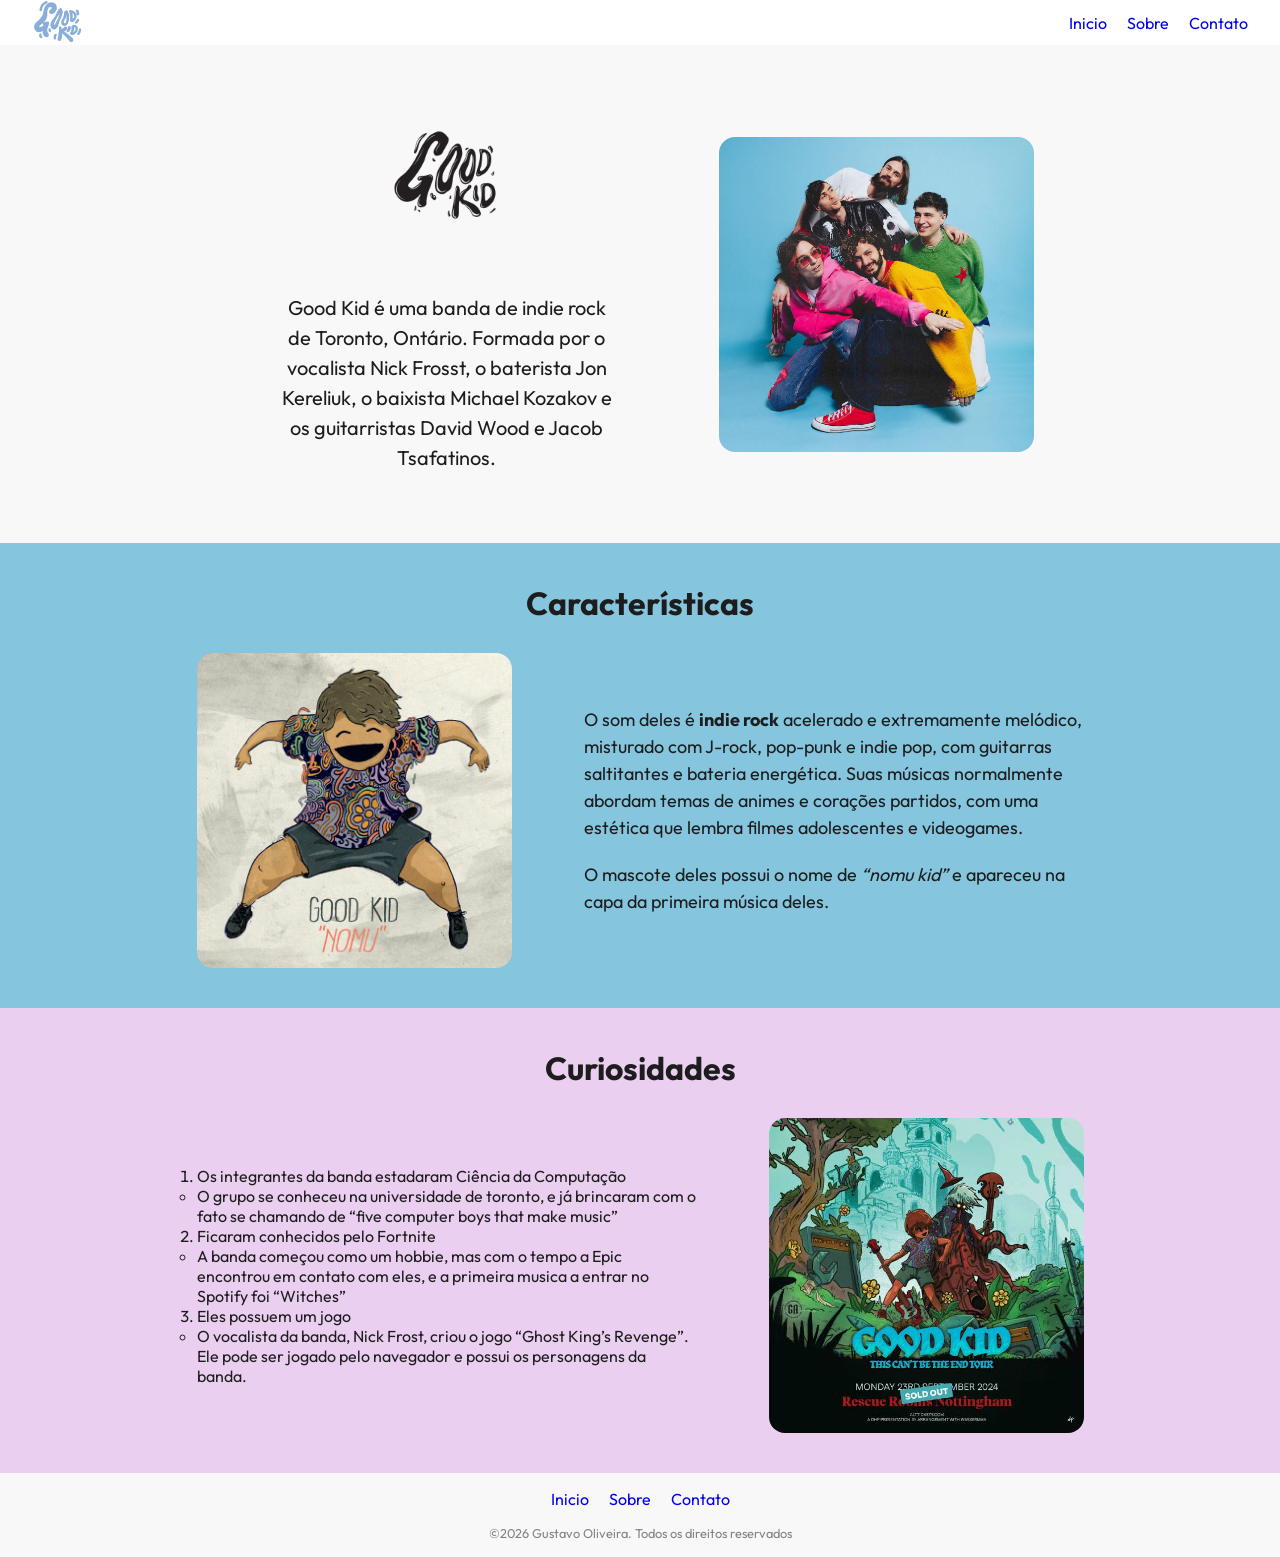
<file: index.html>
<!DOCTYPE html>
<html lang="pt-br">

<head>
    <meta charset="UTF-8">
    <meta name="viewport" content="width=device-width, initial-scale=1.0">
    <meta name="description" content="Site sobre a banda good kid">
    <meta name="author" content="Gustavo Oliveira">
    <link rel="icon" type="image/png" sizes="32x32" href="images/gk.png">
    <link rel="stylesheet" href="style.css">
    <link rel="preconnect" href="https://fonts.googleapis.com">
    <link rel="preconnect" href="https://fonts.gstatic.com" crossorigin>
    <link
        href="https://fonts.googleapis.com/css2?family=Outfit:wght@100..900&family=Poppins:ital,wght@0,100;0,200;0,300;0,400;0,500;0,600;0,700;0,800;0,900;1,100;1,200;1,300;1,400;1,500;1,600;1,700;1,800;1,900&display=swap"
        rel="stylesheet">
    <title>Good kid</title>
</head>

<body>
    <header>
        <a href="index.html"><img src="images/gif.gif" alt="" height="45"></a>
        <nav>
            <ul>
                <li><a href="index.html">Inicio</a></li>
                <li><a href="sobre.html">Sobre</a></li>
                <li><a href="contato.html">Contato</a></li>
            </ul>
        </nav>
    </header>
    <main>
        <section class="inicio">

            <div class="inicio-texto">
                <h1><img src="images/Good Kid.png" alt="Good Kid"></h1>
                <p>Good Kid é uma banda de indie rock de Toronto, Ontário. Formada por o vocalista Nick Frosst, o
                    baterista Jon Kereliuk, o baixista Michael Kozakov e os guitarristas David Wood e Jacob Tsafatinos.
                </p>
            </div>
            <img src="images/Pessoal.jpg" alt="">

        </section>

        <section class="caracteristicas">
            <h2>Características</h2>
            <div class="conteudo">
                <img src="images/Nomu.jfif" alt="Nomu Kid">
                <div class="texto">
                    <p>O som deles é <strong>indie rock</strong> acelerado e extremamente melódico, misturado com
                        J-rock, pop-punk e indie pop, com guitarras saltitantes e bateria energética. Suas músicas
                        normalmente abordam temas de animes e corações partidos, com uma estética que lembra filmes
                        adolescentes e videogames.</p>
                    <p>O mascote deles possui o nome de <em>“nomu kid”</em> e apareceu na capa da primeira música deles.
                    </p>
                </div>
            </div>
        </section>

        <section class="curiosidades">
            <h2>Curiosidades</h2>
            <div class="conteudo">
                <div class="texto">
                    <ol>
                        <li>Os integrantes da banda estadaram Ciência da Computação</li>
                        <ul>
                            <li>O grupo se conheceu na universidade de toronto, e já brincaram com o fato se chamando de
                                “five
                                computer boys that make music”</li>
                        </ul>

                        <li>Ficaram conhecidos pelo Fortnite</li>
                        <ul>
                            <li>A banda começou como um hobbie, mas com o tempo a Epic encontrou em contato com eles, e
                                a
                                primeira musica a entrar no Spotify foi “Witches”</li>
                        </ul>

                        <li>Eles possuem um jogo</li>
                        <ul>
                            <li>O vocalista da banda, Nick Frost, criou o jogo “Ghost King’s Revenge”. Ele pode ser
                                jogado pelo
                                navegador e possui os personagens da banda.
                            </li>
                        </ul>
                </div>
                <img src="images/witches.jpg" alt="" height="350">
            </div>
            </ol>
        </section>
    </main>
    <footer>
        <nav>
            <ul>
                <li><a href="index.html">Inicio</a></li>
                <li><a href="sobre.html">Sobre</a></li>
                <li><a href="contato.html">Contato</a></li>
            </ul>
        </nav>
        <p>©2026 Gustavo Oliveira. Todos os direitos reservados</p>
    </footer>

</body>

</html>
</file>
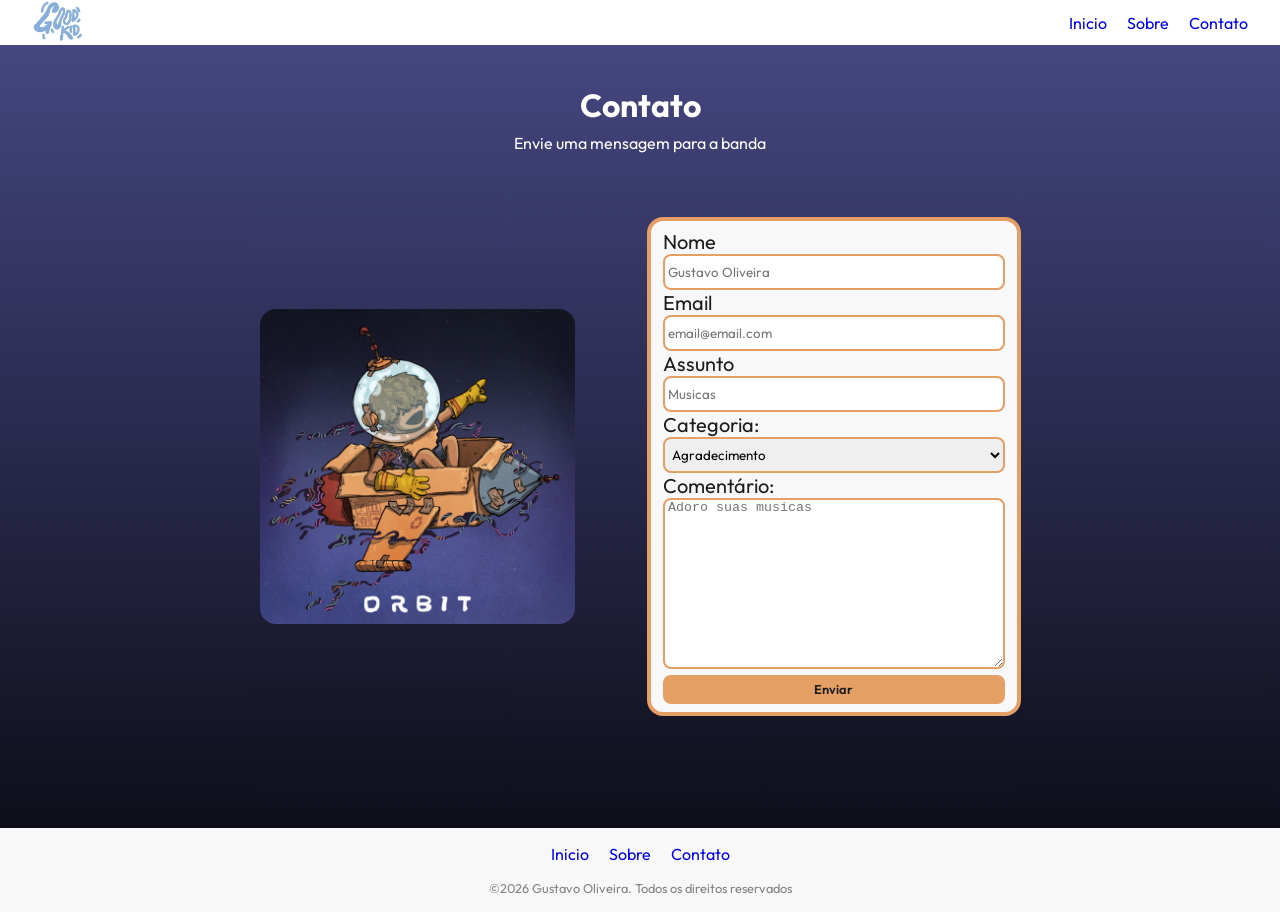
<file: contato.html>
<!DOCTYPE html>
<html lang="pt-br">

<head>
    <meta charset="UTF-8">
    <meta name="viewport" content="width=device-width, initial-scale=1.0">
    <meta name="description" content="Site sobre a banda good kid">
    <meta name="author" content="Gustavo Oliveira">
    <link rel="icon" type="image/png" sizes="32x32" href="images/gk.png">
    <link rel="stylesheet" href="style.css">
    <link rel="preconnect" href="https://fonts.googleapis.com">
    <link rel="preconnect" href="https://fonts.gstatic.com" crossorigin>
    <link
        href="https://fonts.googleapis.com/css2?family=Outfit:wght@100..900&family=Poppins:ital,wght@0,100;0,200;0,300;0,400;0,500;0,600;0,700;0,800;0,900;1,100;1,200;1,300;1,400;1,500;1,600;1,700;1,800;1,900&display=swap"
        rel="stylesheet">
    <title>Contato</title>
</head>

<body>
    <header>
        <a href="index.html"><img src="images/gif.gif" alt="" height="45"></a>
        <nav>
            <ul>
                <li><a href="index.html">Inicio</a></li>
                <li><a href="sobre.html">Sobre</a></li>
                <li><a href="contato.html">Contato</a></li>
            </ul>
        </nav>
    </header>

    <main>
        <section class="contato">
            <div class="titulo">
                <h1>Contato</h1>
                <p>Envie uma mensagem para a banda</p>
            </div>
            <div class="conteudo">
                <img src="images/Orbit.jpg" alt="">
                <div class="texto">
                    <form action="">
                        <label for="nome">Nome</label> <br>
                        <input type="text" id="nome" name="nome" placeholder="Gustavo Oliveira" required><br>

                        <label for="email">Email</label> <br>
                        <input type="email" id="email" name="email" placeholder="email@email.com" required><br>

                        <label for="assunto">Assunto</label> <br>
                        <input type="text" id="assunto" name="assunto" placeholder="Musicas" required><br>

                        <label for="">Categoria:</label><br>
                        <select name="" id="">
                            <option value="agradecimento">Agradecimento</option>
                            <option value="relato">Relato Pessoal</option>
                            <option value="pergunta">Pergunta</option>
                            <option value="mensagem">Mensagem divertida</option>
                            <option value="sugestao">Seguestão</option>
                        </select>
                        <br>
                        <label for="comentario">Comentário:</label> <br>
                        <textarea type="text" id="comentario" name="comentario" rows="11"
                            placeholder="Adoro suas musicas" required></textarea><br>



                        <button type="submit">Enviar</button>
                    </form>
                </div>


            </div>


    </main>

    <footer>
        <nav>
            <ul>
                <li><a href="index.html">Inicio</a></li>
                <li><a href="sobre.html">Sobre</a></li>
                <li><a href="contato.html">Contato</a></li>
            </ul>
        </nav>
        <p>©2026 Gustavo Oliveira. Todos os direitos reservados</p>
    </footer>

</body>

</html>
</file>
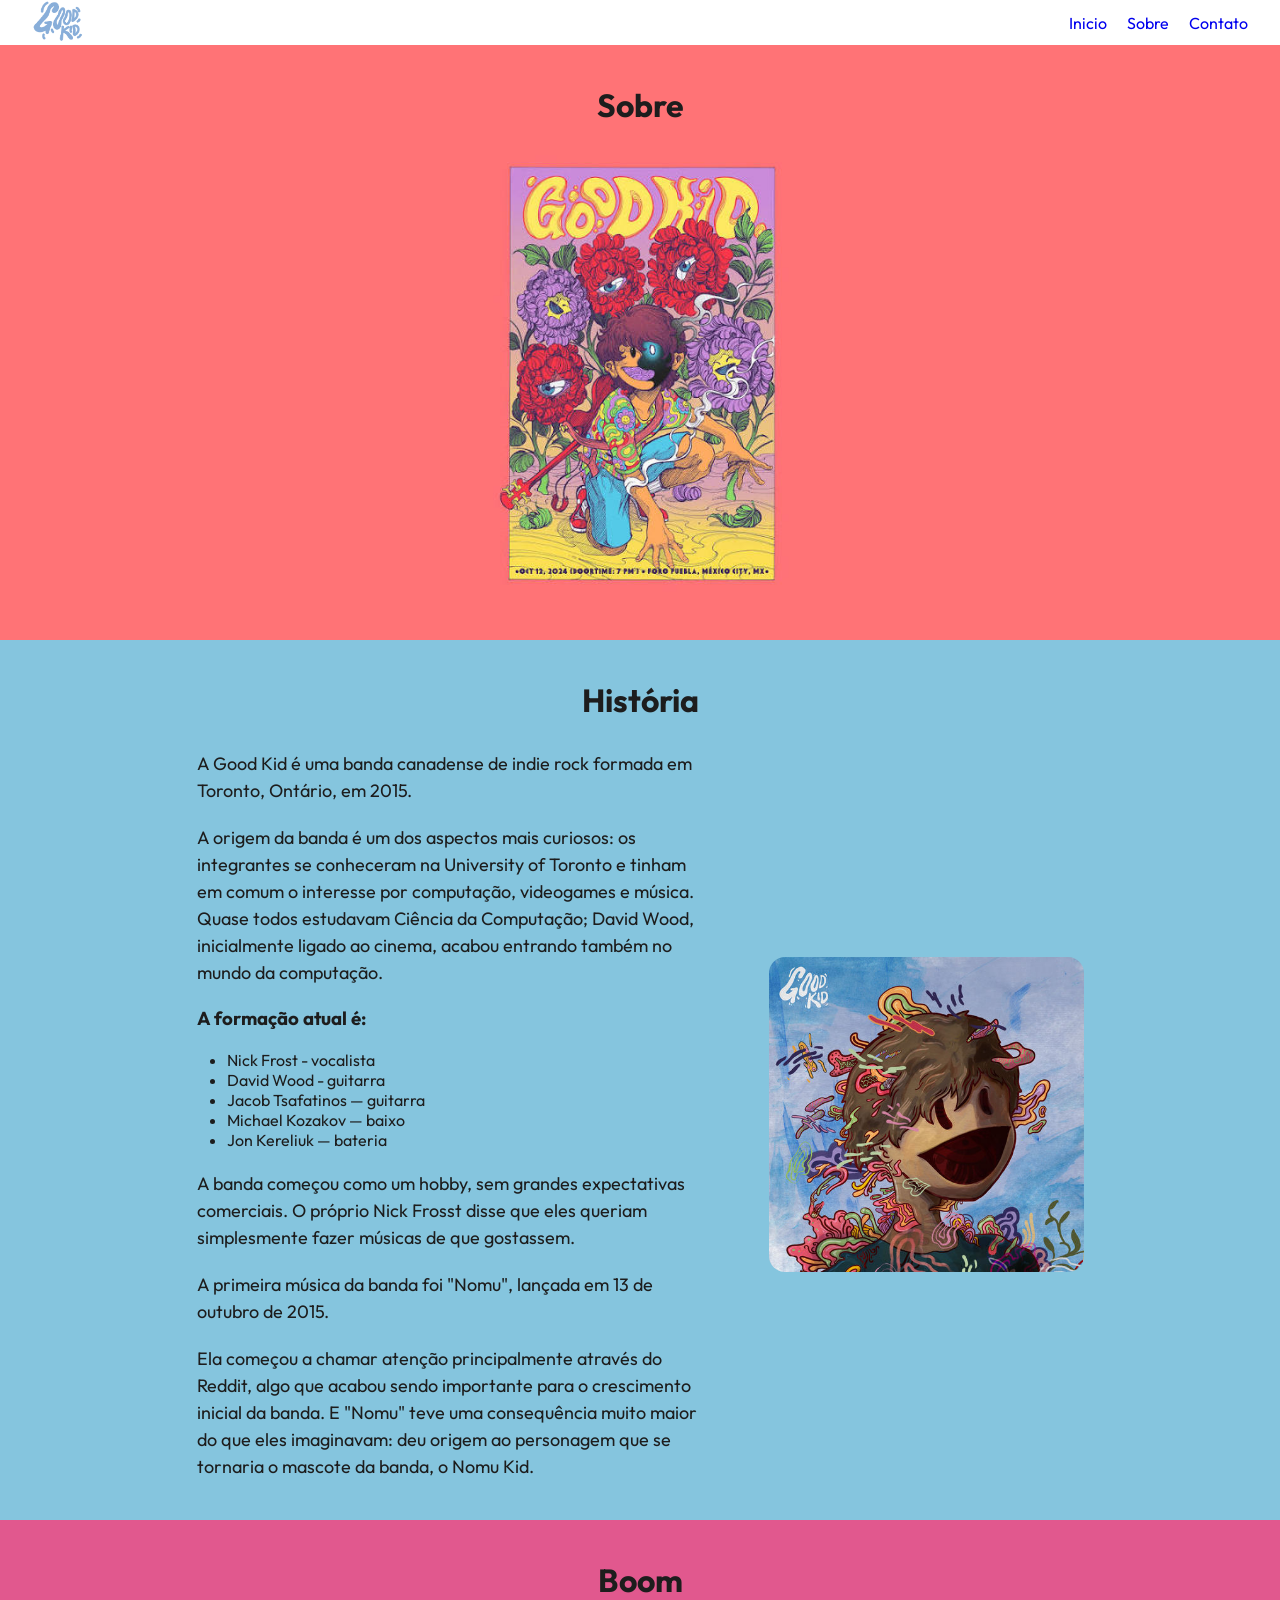
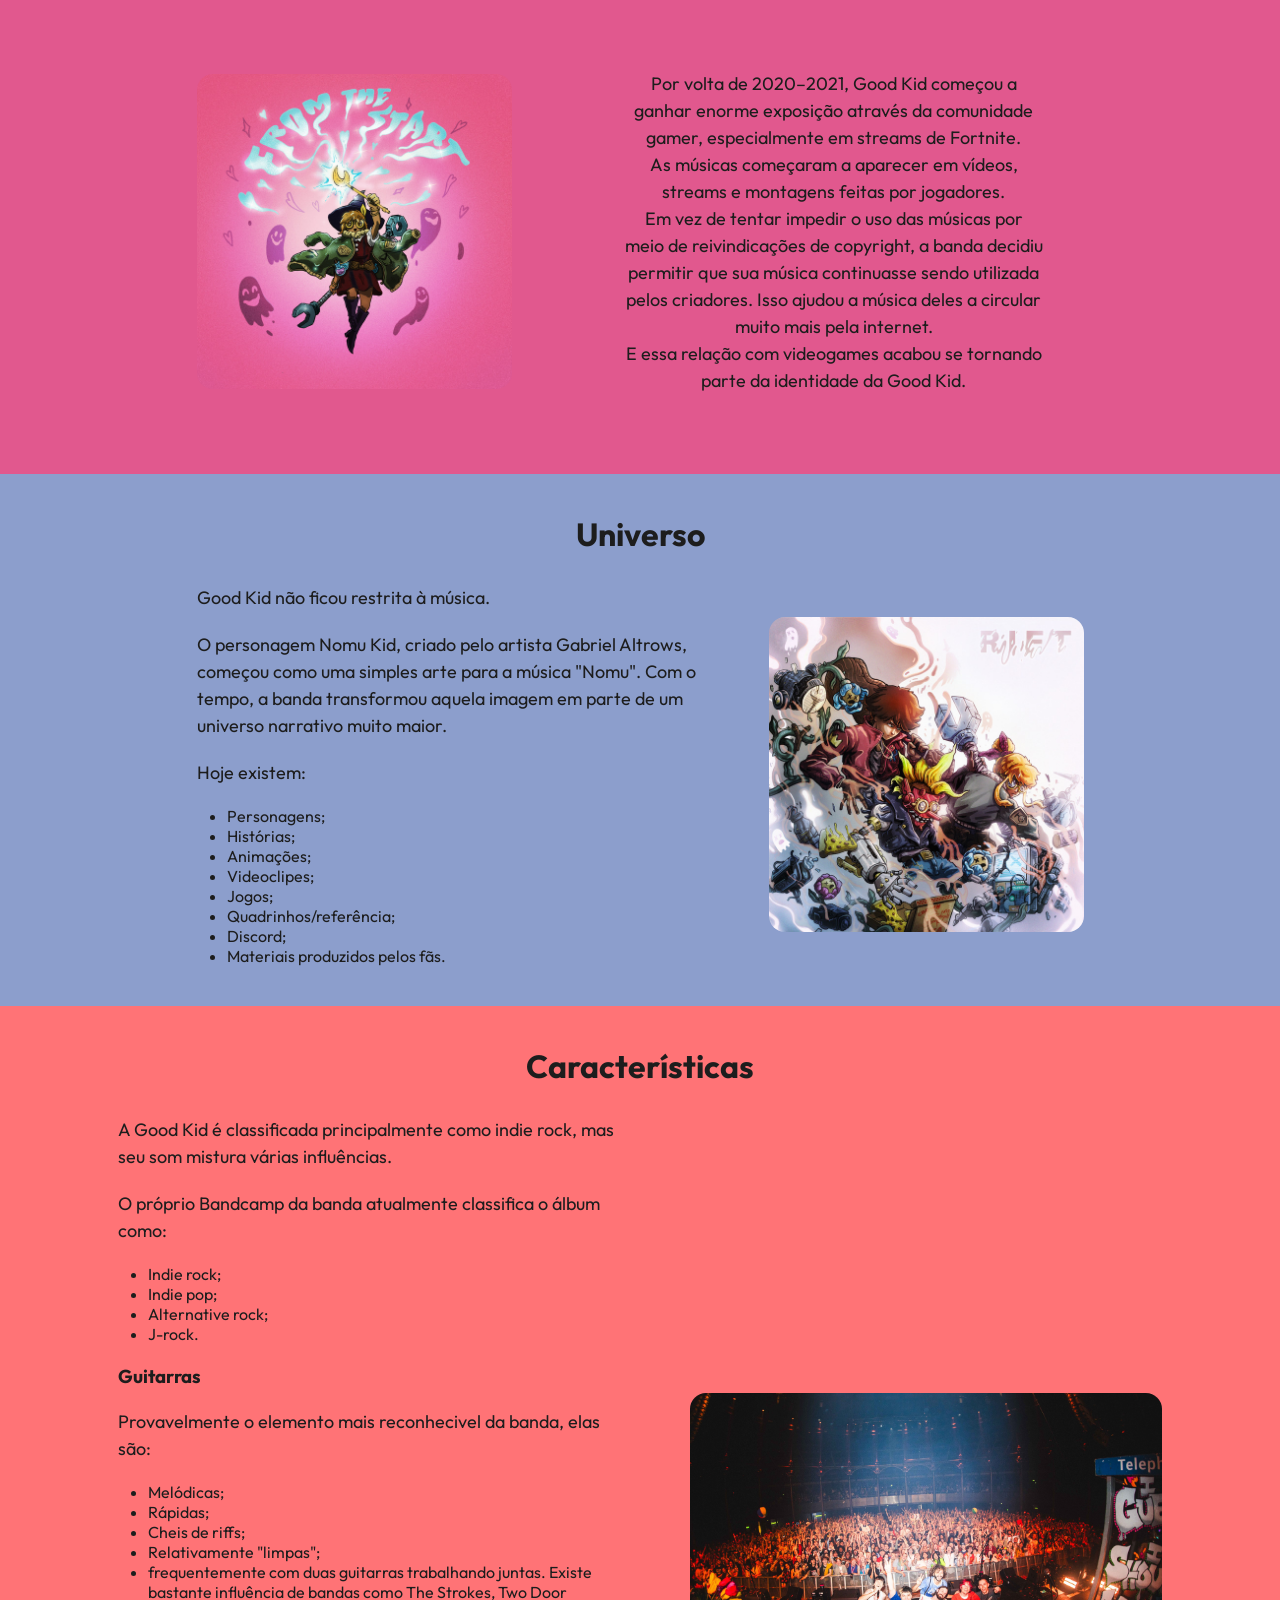
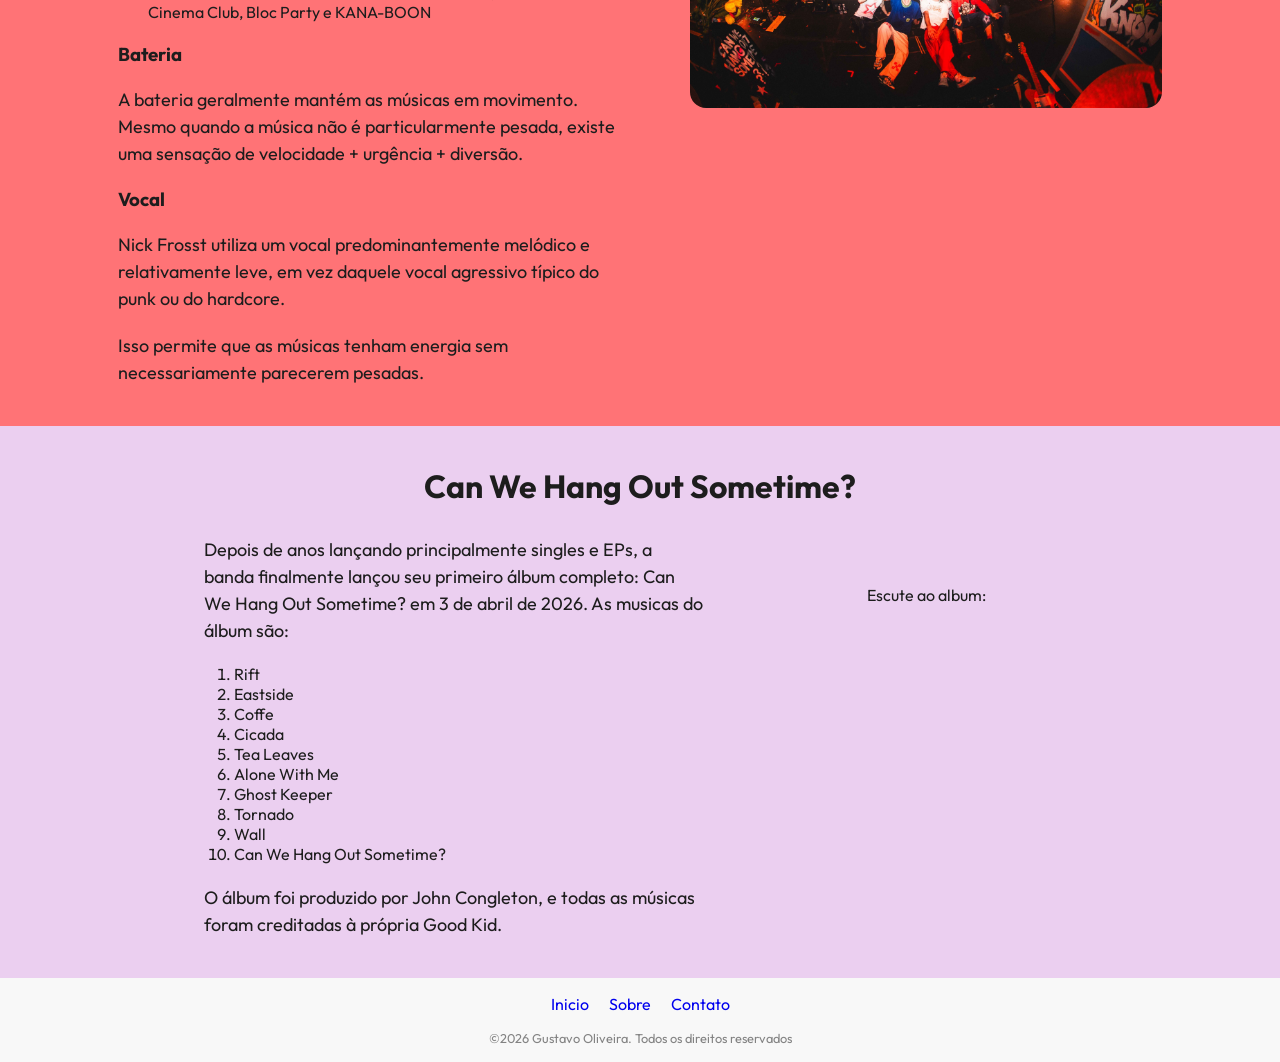
<file: sobre.html>
<!DOCTYPE html>
<html lang="pt-br">

<head>
    <meta charset="UTF-8">
    <meta name="viewport" content="width=device-width, initial-scale=1.0">
    <meta name="description" content="Site sobre a banda good kid">
    <meta name="author" content="Gustavo Oliveira">
    <link rel="icon" type="image/png" sizes="32x32" href="images/gk.png">
    <link rel="stylesheet" href="style.css">
    <link rel="preconnect" href="https://fonts.googleapis.com">
    <link rel="preconnect" href="https://fonts.gstatic.com" crossorigin>
    <link
        href="https://fonts.googleapis.com/css2?family=Outfit:wght@100..900&family=Poppins:ital,wght@0,100;0,200;0,300;0,400;0,500;0,600;0,700;0,800;0,900;1,100;1,200;1,300;1,400;1,500;1,600;1,700;1,800;1,900&display=swap"
        rel="stylesheet">
    <title>Sobre</title>
</head>

<body>
    <header>
        <a href="index.html"><img src="images/gif.gif" alt="" height="45"></a>
        <nav>
            <ul>
                <li><a href="index.html">Inicio</a></li>
                <li><a href="sobre.html">Sobre</a></li>
                <li><a href="contato.html">Contato</a></li>
            </ul>
        </nav>
    </header>
    <main>
        <section class="sobre">
            <h1>Sobre</h1>
            <img src="images/Mexico.jpg" alt="" >
        </section>

        <section class="historia">
            <h2>História</h2>
            <div class="conteudo">
                <div class="texto">
                    <p>A Good Kid é uma banda canadense de indie rock formada em Toronto, Ontário, em 2015.</p>
                    <p>A origem da banda é um dos aspectos mais curiosos: os integrantes se conheceram na University of
                        Toronto
                        e tinham em comum o interesse por computação, videogames e música. Quase todos estudavam Ciência
                        da
                        Computação; David Wood, inicialmente ligado ao cinema, acabou entrando também no mundo da
                        computação.
                    </p>

                    <h3>A formação atual é:</h3>
                    <ul>
                        <li>Nick Frost - vocalista</li>
                        <li>David Wood - guitarra</li>
                        <li>Jacob Tsafatinos — guitarra</li>
                        <li>Michael Kozakov — baixo</li>
                        <li>Jon Kereliuk — bateria</li>
                    </ul>
                    <p>A banda começou como um hobby, sem grandes expectativas comerciais. O próprio Nick Frosst disse
                        que
                        eles
                        queriam simplesmente fazer músicas de que gostassem.</p>
                    <p>A primeira música da banda foi "Nomu", lançada em 13 de outubro de 2015.</p>
                    <p>Ela começou a chamar atenção principalmente através do Reddit, algo que acabou sendo importante
                        para
                        o
                        crescimento inicial da banda.
                        E "Nomu" teve uma consequência muito maior do que eles imaginavam: deu origem ao personagem que
                        se
                        tornaria o mascote da banda, o Nomu Kid.</p>
                </div>
                <img src="images/Alchemist.jpg" alt="">
            </div>

        </section>

        <section class="boom">
            <h2>Boom</h2>
            <div class="conteudo">
                <img src="images/From the Start.jpg" alt="">
                <div class="texto">
                    <section>
                        <p>Por volta de 2020–2021, Good Kid começou a ganhar enorme exposição através da comunidade
                            gamer,
                            especialmente em streams de Fortnite.</p>
                        <p>As músicas começaram a aparecer em vídeos, streams e montagens feitas por jogadores.</p>
                        <p>Em vez de tentar impedir o uso das músicas por meio de reivindicações de copyright, a banda
                            decidiu
                            permitir que sua música continuasse sendo utilizada pelos criadores. Isso ajudou a música
                            deles a
                            circular muito mais pela internet.</p>
                        <p>E essa relação com videogames acabou se tornando parte da identidade da Good Kid.</p>
                </div>
            </div>
        </section>

        <section class="universo">
            <h2>Universo</h2>
            <div class="conteudo">
                <div class="texto">
                    <p>Good Kid não ficou restrita à música.</p>
                    <p>O personagem Nomu Kid, criado pelo artista Gabriel Altrows, começou como uma simples arte para a
                        música "Nomu". Com o tempo, a banda transformou aquela imagem em parte de um universo narrativo
                        muito maior.</p>
                    <p>Hoje existem:</p>
                    <ul>
                        <li>Personagens;</li>
                        <li>Histórias;</li>
                        <li>Animações;</li>
                        <li>Videoclipes;</li>
                        <li>Jogos;</li>
                        <li>Quadrinhos/referência;</li>
                        <li>Discord;</li>
                        <li>Materiais produzidos pelos fãs.</li>
                    </ul>
                </div>
                <img src="images/Rift.jpg" alt="">
            </div>
        </section>

        <section class="sobre-caracteristicas">
            <h2>Características</h2>
            <div class="conteudo">
                <div class="texto">
                    <p>A Good Kid é classificada principalmente como indie rock, mas seu som mistura várias influências.
                    </p>
                    <p>O próprio Bandcamp da banda atualmente classifica o álbum como:</p>
                    <ul>
                        <li>Indie rock;</li>
                        <li>Indie pop;</li>
                        <li>Alternative rock;</li>
                        <li>J-rock.</li>
                    </ul>
                    <h3>Guitarras</h3>
                    <p>Provavelmente o elemento mais reconhecivel da banda, elas são:</p>
                    <ul>
                        <li>Melódicas;</li>
                        <li>Rápidas;</li>
                        <li>Cheis de riffs;</li>
                        <li>Relativamente "limpas";</li>
                        <li>frequentemente com duas guitarras trabalhando juntas.
                            Existe bastante influência de bandas como The Strokes, Two Door Cinema Club, Bloc Party e
                            KANA-BOON
                        </li>
                    </ul>

                    <h3>Bateria</h3>
                    <p>A bateria geralmente mantém as músicas em movimento.
                        Mesmo quando a música não é particularmente pesada, existe uma sensação de velocidade + urgência
                        +
                        diversão.</p>

                    <h3>Vocal</h3>
                    <p>Nick Frosst utiliza um vocal predominantemente melódico e relativamente leve, em vez daquele
                        vocal
                        agressivo típico do punk ou do hardcore.</p>
                    <p>Isso permite que as músicas tenham energia sem necessariamente parecerem pesadas.</p>
                </div>
                <img src="images/Banda.jpg" alt="">
            </div>
        </section>

        <section class="album">
            <h2>Can We Hang Out Sometime?</h2>
            <div class="conteudo">
                <div class="texto">
                    <p>Depois de anos lançando principalmente singles e EPs, a banda finalmente lançou seu primeiro
                        álbum
                        completo: Can We Hang Out Sometime? em 3 de abril de 2026. As musicas do álbum são:</p>
                    <ol>
                        <li>Rift</li>
                        <li>Eastside</li>
                        <li>Coffe</li>
                        <li>Cicada</li>
                        <li>Tea Leaves</li>
                        <li>Alone With Me</li>
                        <li>Ghost Keeper</li>
                        <li>Tornado</li>
                        <li>Wall</li>
                        <li>Can We Hang Out Sometime?</li>
                    </ol>
                    <p>O álbum foi produzido por John Congleton, e todas as músicas foram creditadas à própria Good Kid.
                    </p>
                </div>

                <div>
                    <p>Escute ao album:</p>
                    <iframe 
                        src="https://www.youtube.com/embed/sbPw2RNe-o0?si=SC2y-0brDAid2cG3" title="YouTube video player"
                        frameborder="0"
                        allow="accelerometer; autoplay; clipboard-write; encrypted-media; gyroscope; picture-in-picture; web-share"
                        referrerpolicy="strict-origin-when-cross-origin" allowfullscreen></iframe>
                </div>
            </div>
    </main>
    <footer>
        <nav>
            <ul>
                <li><a href="index.html">Inicio</a></li>
                <li><a href="sobre.html">Sobre</a></li>
                <li><a href="contato.html">Contato</a></li>
            </ul>
        </nav>
        <p>©2026 Gustavo Oliveira. Todos os direitos reservados</p>
    </footer>

</body>

</html>
</file>
<file: style.css>
:root {
    --cor-gradiente: linear-gradient(to bottom, #444680, #0E0E1A);
}

* {
    margin: 0;
    padding: 0;

    text-decoration: none;
    box-sizing: border-box;
    justify-content: none;

}

body {
    font-family: "Outfit", sans-serif;
    background-color: #f8f8f8;
    color: #1d1d1d;
}

header {
    max-height: 45px;
    display: flex;
    justify-content: space-between;
    align-items: center;
    max-width: 100%;
    background-color: #FFFFFF;
    padding-left: 32px;
    padding-right: 32px;

}


header img {
    display: flex;
    justify-content: flex-start;
}

nav ul {
    list-style: none;
    display: flex;
    justify-content: flex-end;
    align-items: center;
    gap: 20px;

}

footer p {
    font-size: .8rem;
    display: flex;
    justify-content: center;
    padding-bottom: 16px;
    color: #1d1d1d88;
}

footer nav ul {
    color: #1d1d1db9;
    padding-top: 16px;
    list-style: none;
    display: flex;
    justify-content: center;
    align-items: center;
    gap: 20px;
    padding-bottom: 16px;

}



.inicio {
    display: flex;
    align-items: center;
    justify-content: center;
    gap: 38dvh;
    width: 100%;
    flex-wrap: wrap;

}


.inicio-texto {
    padding: 30px;
    max-width: 400px;
    display: flex;
    flex-direction: column;
    align-items: center;
    text-align: center;
}


.inicio-texto img {
    width: 120px;
    margin-bottom: 20px;
}

.inicio-texto p {
    font-size: 20px;
    line-height: 1.5;
    margin: 0;
}

.inicio>img {
    width: 35dvh;
    height: 35dvh;
    object-fit: cover;
    border-radius: 16px;
}

h2,
h1 {
    margin-bottom: 30px;
    font-size: 32px;
}


.conteudo {
    display: flex;
    align-items: center;
    justify-content: center;
    gap: 38dvh;
    flex-wrap: wrap;
}

@media (max-width: 1400px) {
    .inicio {
        gap: 8dvh;
    }

    .conteudo {
        gap: 8dvh;
    }
}


.conteudo img {
    width: 35dvh;
    height: 35dvh;
    object-fit: cover;
    border-radius: 16px;
}


.texto {
    max-width: 500px;
    text-align: left;

    display: flex;
    flex-direction: column;
    gap: 20px;

}

.texto p {
    font-size: 18px;
    line-height: 1.5;
    margin: 0;
}

section {
    padding: 40px;
    text-align: center;
}

.universo ul,
.sobre-caracteristicas ul,
.album ol,
.historia ul {
    margin-left: 30px;
}





.caracteristicas {
    background-color: #85C5DE;

}

.curiosidades {
    background-color: #EBCFF0;

}

.sobre {
    background-color: #FF7376;

}

.sobre img {
    max-width: 39dvh;
}



.historia {
    background-color: #85C5DE;

}

.boom {
    background-color: #E1588E;
}

.universo {
    background-color: #8C9ECC;
}

.sobre-caracteristicas {
    background-color: #FF7376;
}

.sobre-caracteristicas .conteudo img {
   max-width: 52.5dvh;
   height: 35dvh;
   width: 100%;
}

.album {
    background-color: #EBCFF0;
}

iframe {
    margin-top: 1rem;
    max-width: 52dvh;
    height: 29.25dvh;
    width: 100%;
}

/* Ajuste para telas mais finas */

@media(max-width: 360px){
    .sobre img {
    max-width: 32dvh;
}
    .sobre-caracteristicas .conteudo img {
   width: 100%;
   height: 26.64dvh;
   max-width: 40dvh;
}

iframe {
    margin-top: 1rem;
    width: 100%;
    height: 22.5dvh;
    max-width: 40dvh;
}

}



/* Sessão de contato */

.contato {
    background: linear-gradient(to bottom, #444680 0%, #0E0E1A 100%);
    min-height: 87dvh;

}

.contato .conteudo {
    display: flex;
    align-items: center;
    justify-content: center;
    flex-wrap: wrap;
    text-align: center;


}

.contato h1 {
    margin-bottom: 8px;
    color: #FFFFFF;
}

.contato p {
    color: #ffffff;
    font-size: 1rem;
}

form {
    border: 4px solid #E59E64;
    background-color: #f8f8f8;
    padding: 8px 12px;
    border-radius: 16px;
    font-size: medium;
}

label {
    font-size: 2rem;
}

.titulo {
    margin-bottom: 4rem;
}


input,
select {
    font-family: "Outfit";
    height: 4dvh;
    width: 38dvh;
    border: 2px solid #E59E64;
    border-radius: 8px;
    padding-left: 0.4dvh;
}


textarea {
    padding-left: 0.4dvh;
    width: 38dvh;
    height: 19dvh;
    border: 2px solid #E59E64;
    border-radius: 8px;

}

button {
    font-size: .8rem;
    margin-top: 2px;
    font-family: "Outfit";
    font-weight: 600;
    width: 38dvh;
    height: 3.2dvh;
    color: #1d1d1d;
    border: none;
    background-color: #E59E64;
    border-radius: 8px;
    cursor: pointer;
}

label {
    font-size: 20px;
}
</file>
